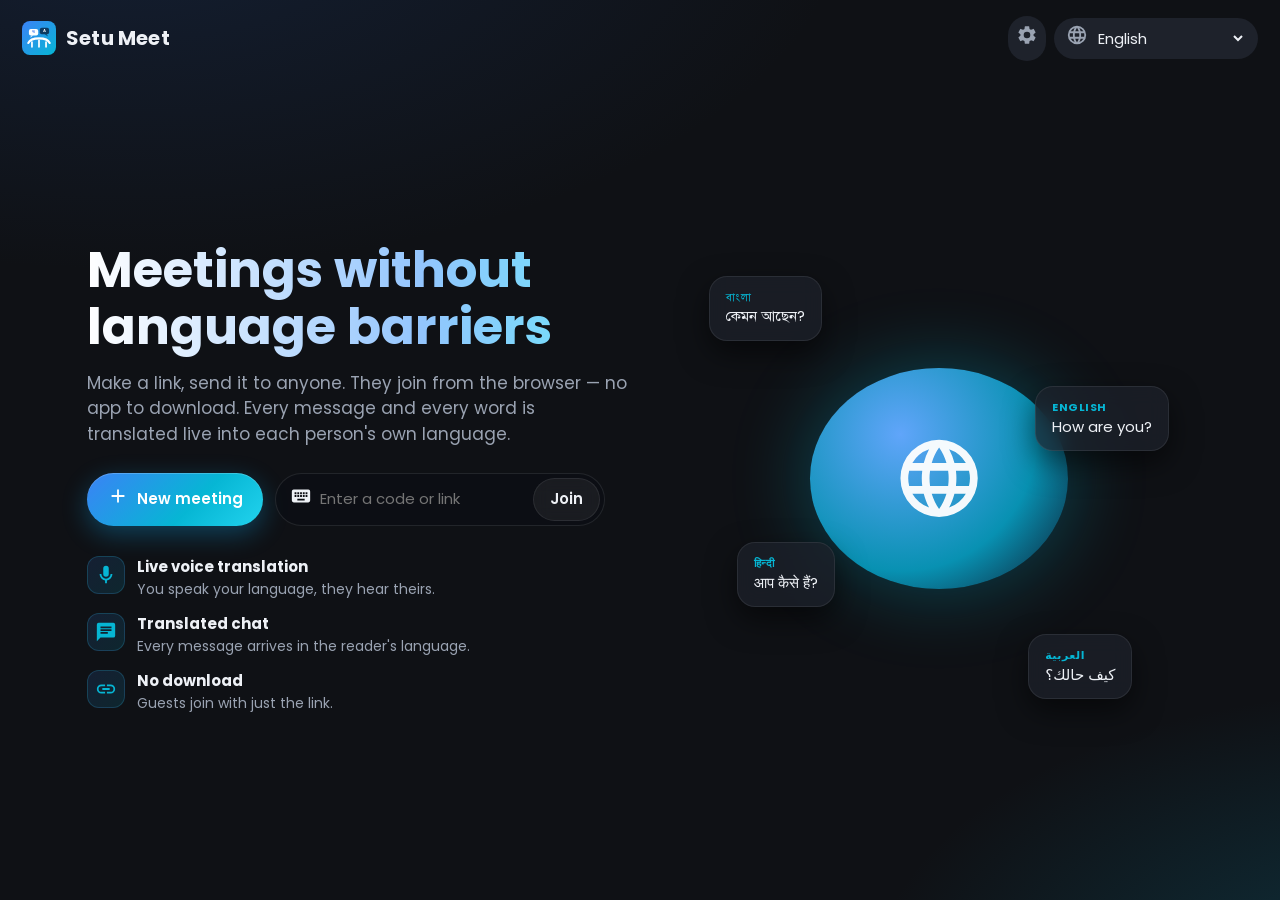
<file: index.html>
<!DOCTYPE html>
<html lang="bn">
<head>
<meta charset="utf-8">
<meta name="viewport" content="width=device-width,initial-scale=1,viewport-fit=cover">
<title>Setu Meet — ভাষার বাধা ছাড়া মিটিং</title>
<meta name="theme-color" content="#0f1115">
<link rel="manifest" href="manifest.json">
<link rel="icon" href="icon.svg">
<link rel="apple-touch-icon" href="icon-192.png">
<link rel="stylesheet" href="style.css">
</head>
<body>
<div class="home">
  <div class="topbar">
    <div class="logo"><img src="icon.svg" alt="">Setu Meet</div>
    <div style="display:flex;gap:8px;align-items:center">
    <div style="display:flex;gap:8px;align-items:center">
    <button class="lang-pick" id="setBtn" style="padding:8px"><span id="gearI"></span></button>
    <label class="lang-pick"><span id="globeI"></span><select id="uiLang"></select></label></div></div>
  </div>
  <div class="hero">
    <div>
      <h1 data-i18n="heroTitle"></h1>
      <p class="sub" data-i18n="heroSub"></p>
      <div class="actions">
        <button class="btn pri" id="newBtn"><span id="plusI"></span><span data-i18n="newMeeting"></span></button>
        <div class="code-box"><span id="kbI"></span><input id="code" data-i18n-ph="codePh" autocomplete="off"><button class="btn ghost" id="joinBtn" data-i18n="join"></button></div>
      </div>
      <div class="feats">
        <div class="feat"><div class="dot" id="fi1"></div><div><b data-i18n="f1"></b><span data-i18n="f1d"></span></div></div>
        <div class="feat"><div class="dot" id="fi2"></div><div><b data-i18n="f2"></b><span data-i18n="f2d"></span></div></div>
        <div class="feat"><div class="dot" id="fi3"></div><div><b data-i18n="f3"></b><span data-i18n="f3d"></span></div></div>
      </div>
    </div>
    <div class="art">
      <div class="core" id="coreI"></div>
      <div class="bub b1"><small>বাংলা</small>কেমন আছেন?</div>
      <div class="bub b2"><small>English</small>How are you?</div>
      <div class="bub b3"><small>हिन्दी</small>आप कैसे हैं?</div>
      <div class="bub b4"><small>العربية</small>كيف حالك؟</div>
    </div>
  </div>
</div>

<div class="modal-bg hidden" id="modal">
  <div class="modal">
    <h3 data-i18n="meetingReady"></h3>
    <p data-i18n="sendLink"></p>
    <div class="link-row"><span id="linkI"></span><span id="linkTxt"></span></div>
    <div class="row">
      <button class="btn ghost" id="copyBtn"><span id="copyI"></span><span data-i18n="copy"></span></button>
      <button class="btn ghost" id="shareBtn"><span id="shareI"></span><span data-i18n="share"></span></button>
    </div>
    <div class="row" style="margin-top:10px">
      <button class="btn ghost" id="closeBtn" data-i18n="close"></button>
      <button class="btn pri" id="goBtn" data-i18n="joinNow"></button>
    </div>
  </div>
</div>

<div class="modal-bg hidden" id="aiModal">
  <div class="modal">
    <h3><span data-i18n="settings"></span> · <span data-i18n="aiTitle"></span></h3>
    <p data-i18n="aiDesc"></p>
    <a class="linkbtn" href="https://aistudio.google.com/apikey" target="_blank" rel="noopener" data-i18n="aiGetKey" style="margin:0 0 12px"></a>
    <input class="field" id="aiKey" data-i18n-ph="aiKeyPh" autocomplete="off" spellcheck="false">
    <div id="aiState" style="color:var(--green);font-size:13px;margin:8px 2px 0"></div>
    <div class="row" style="margin-top:14px">
      <button class="btn ghost" id="aiClose" data-i18n="close"></button>
      <button class="btn pri" id="aiSave" data-i18n="save"></button>
    </div>
  </div>
</div>
<script src="config.js"></script>
<script src="langs.js"></script>
<script src="common.js"></script>
<script src="ai.js"></script>
<script>
(function () {
  // সেটিংস: AI key একবার দিয়ে রাখা / বদলানো
  $('#setBtn').onclick = () => {
    $('#aiModal').classList.remove('hidden');
    $('#aiKey').value = SetuAI.getKey();
    $('#aiState').textContent = SetuAI.hasKey() ? t('aiOn') : SetuAI.nativeOK() ? t('aiNoKeyOk') : '';
  };
  $('#aiClose').onclick = () => $('#aiModal').classList.add('hidden');
  $('#aiSave').onclick = () => { const k = $('#aiKey').value.trim(); SetuAI.setKey(k); $('#aiModal').classList.add('hidden'); toast(k ? t('aiSaved') : t('aiRemoved')); };
  const fill = { gearI: 'gear', globeI: 'globe', plusI: 'plus', kbI: 'keyboard', fi1: 'mic', fi2: 'chat', fi3: 'link', coreI: 'globe', linkI: 'link', copyI: 'copy', shareI: 'shareI' };
  for (const id in fill) $('#' + id).innerHTML = icon(fill[id]);

  const sel = $('#uiLang');
  sel.innerHTML = SETU_LANGS.map((l) => `<option value="${l.code}">${esc(l.name)}</option>`).join('');
  sel.value = guessLang();
  loadLang(sel.value);
  sel.onchange = () => { localStorage.setItem('setu_lang', sel.value); loadLang(sel.value); };

  const rnd = (n) => Array.from({ length: n }, () => 'abcdefghijkmnopqrstuvwxyz'[Math.floor(Math.random() * 25)]).join('');
  let link = '', id = '';

  $('#newBtn').onclick = () => {
    id = rnd(3) + '-' + rnd(4) + '-' + rnd(3);
    // হোস্ট চাবি — এই ফোন/কম্পিউটার থেকে ঢুকলে আপনিই হোস্ট
    localStorage.setItem('setu_hk_' + id, Array.from(crypto.getRandomValues(new Uint8Array(12)), (x) => x.toString(16).padStart(2, '0')).join(''));
    link = setuMeetLink(id);
    $('#linkTxt').textContent = link;
    $('#modal').classList.remove('hidden');
  };
  $('#closeBtn').onclick = () => $('#modal').classList.add('hidden');
  $('#copyBtn').onclick = async () => { if (await copyText(link)) toast(t('copied')); };
  $('#shareBtn').onclick = async () => {
    if (window.SetuNative) return SetuNative.share(t('shareText'), link);
    if (navigator.share) { try { await navigator.share({ title: 'Setu Meet', text: t('shareText'), url: link }); } catch (e) {} }
    else if (await copyText(link)) toast(t('copied'));
  };
  $('#goBtn').onclick = () => { location.href = 'm.html?r=' + id; };

  const go = () => {
    let v = $('#code').value.trim();
    if (!v) return $('#code').focus();
    const m = v.match(/[?&]r=([a-z0-9-]+)/i) || v.match(/\/m\/([a-z0-9-]+)/i);
    v = (m ? m[1] : v).toLowerCase().replace(/[^a-z0-9-]/g, '');
    if (v) location.href = 'm.html?r=' + v;
  };
  $('#joinBtn').onclick = go;
  $('#code').onkeydown = (e) => { if (e.key === 'Enter') go(); };
})();
</script>
</body>
</html>
</file>
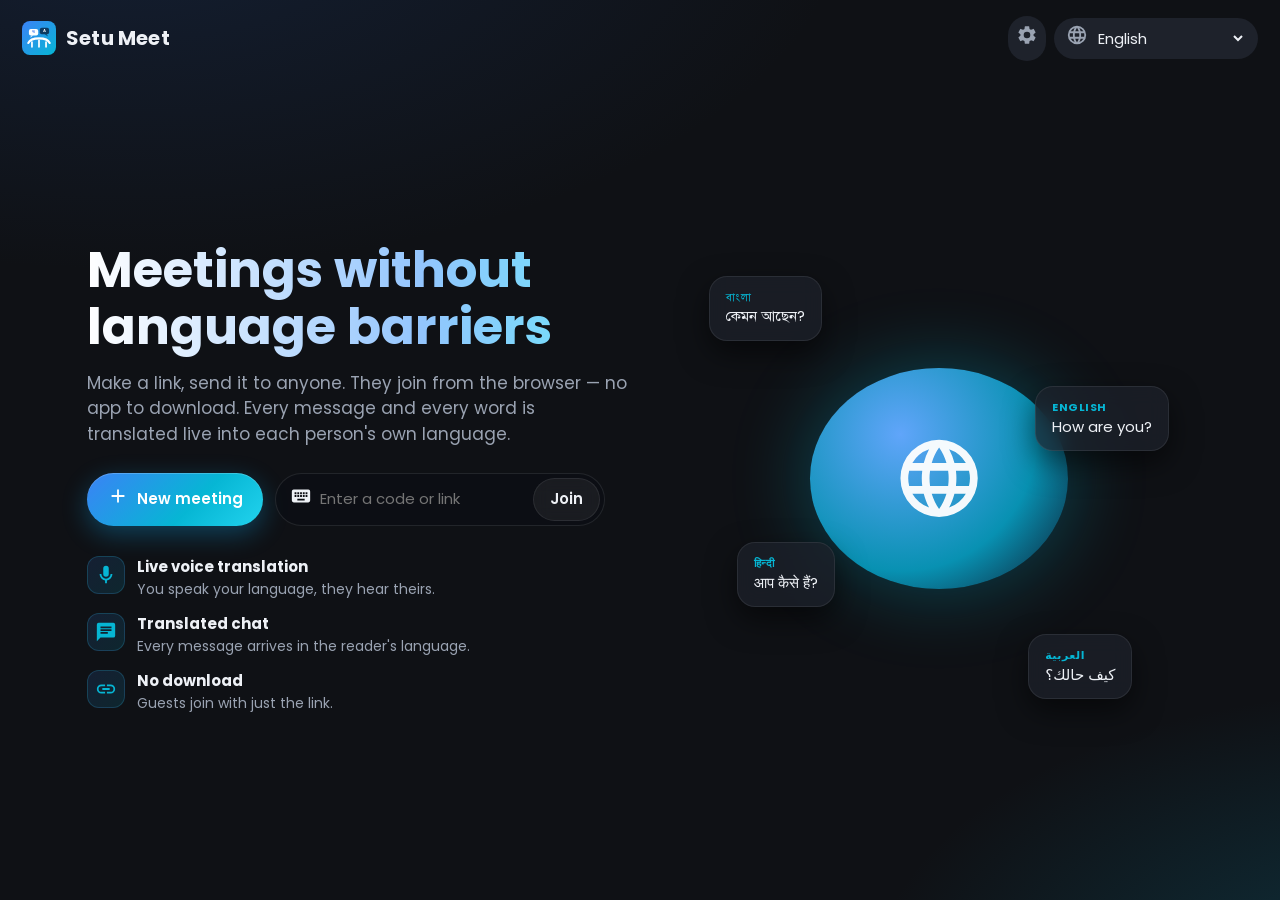
<file: m.html>
<!DOCTYPE html>
<html lang="en">
<head>
<meta charset="utf-8">
<meta name="viewport" content="width=device-width,initial-scale=1,viewport-fit=cover,interactive-widget=resizes-content">
<title>Setu Meet</title>
<meta name="theme-color" content="#0f1115">
<meta name="referrer" content="no-referrer">
<link rel="manifest" href="manifest.json">
<link rel="icon" href="icon.svg">
<link rel="apple-touch-icon" href="icon-192.png">
<link rel="stylesheet" href="style.css">
</head>
<body>

<!-- ধাপ ১: ভাষা বাছাই (বাধ্যতামূলক) -->
<div class="join" id="stepLang">
  <div class="logo"><img src="icon.svg" alt="">Setu Meet</div>
  <div class="panel">
    <h2 id="langTitle"></h2>
    <p class="why" data-i18n="langWhy"></p>
    <p class="why2" id="langWhyEn"></p>
    <div class="req" id="reqI"><span data-i18n="langRequired"></span></div>
    <input class="field" id="langSearch" data-i18n-ph="search" autocomplete="off">
    <div class="lang-grid" id="langGrid"></div>
    <button class="btn pri" id="langNext" disabled style="width:100%" data-i18n="next"></button>
  </div>
</div>

<!-- ধাপ ২: নাম + চ্যাট/কল -->
<div class="join hidden" id="stepSetup">
  <div class="logo"><img src="icon.svg" alt="">Setu Meet</div>
  <div class="panel">
    <div class="setup">
      <div>
        <div class="preview" id="preview">
          <video id="pvVideo" autoplay playsinline muted></video>
          <div class="av" id="pvAv">?</div>
          <div class="pv-ctl">
            <button class="cb" id="pvMic"></button>
            <button class="cb" id="pvCam"></button>
          </div>
        </div>
        <div style="display:flex;gap:16px;flex-wrap:wrap;align-items:center">
          <button class="linkbtn" id="photoBtn"><span data-i18n="addPhoto"></span></button>
          <button class="linkbtn" id="changeLang"></button>
        </div>
        <div id="gBtn" class="hidden" style="margin-top:12px"></div>
        <button class="btn ghost hidden" id="gAppBtn" style="margin-top:12px;width:100%"><b style="color:#4285f4">G</b><span data-i18n="gSignIn"></span></button>
      </div>
      <div>
        <div class="label" data-i18n="yourName"></div>
        <input class="field" id="name" data-i18n-ph="namePh" maxlength="40" autocomplete="name">
        <div class="label" data-i18n="voice"></div>
        <div class="seg" id="genderSeg">
          <button data-g="f" data-i18n="female"></button>
          <button data-g="m" data-i18n="male"></button>
        </div>
        <div class="label" data-i18n="howJoin"></div>
        <div class="modes">
          <button class="mode" id="goCall"><div class="mi" id="callI"></div><div><b data-i18n="callOpt"></b><span data-i18n="callDesc"></span></div></button>
          <button class="mode" id="goChat"><div class="mi" id="chatI"></div><div><b data-i18n="chatOpt"></b><span data-i18n="chatDesc"></span></div></button>
        </div>
      </div>
    </div>
  </div>
</div>

<!-- ধাপ ৩: মিটিং রুম -->
<div class="room chatmode hidden" id="room">
  <div class="chathead">
    <img src="icon.svg" alt="" style="width:32px;height:32px">
    <div class="grow"><b>Setu Meet</b><span id="chCount"></span></div>
    <button class="cb flat" id="chLink" data-i18n-title="copy"></button>
    <button class="cb flat" id="chPeople" data-i18n-title="people"></button>
    <button class="cb flat" id="chMore" data-i18n-title="more"></button>
    <button class="btn pri" id="chCall" style="padding:9px 14px"><span id="chCallI"></span><span class="hide-m" data-i18n="joinCall"></span></button>
    <button class="cb end" id="chLeave" data-i18n-title="leaveCall" style="width:46px;height:42px"></button>
  </div>
  <div class="room-main">
    <div class="stage" id="stage">
      <div class="grid" id="grid"></div>
      <div class="callhead" id="callHead"></div>
      <div class="alone hidden" id="alone"><span data-i18n="alone"></span><button class="btn ghost" id="aloneCopy" style="padding:7px 12px"><span data-i18n="copy"></span></button></div>
      <div class="captions" id="caps"></div>
      <div class="react-layer" id="reactLayer"></div>
    </div>
    <div class="side hidden" id="side">
      <div class="side-h"><span id="sideTitle"></span><button class="cb flat" id="sideClose"></button></div>
      <div class="side-b" id="sideBody">
        <div class="msgs" id="msgs"><div class="empty" id="emptyChat" data-i18n="emptyChat"></div></div>
        <div class="plist hidden" id="plist"></div>
      </div>
      <div class="compose" id="compose">
        <button class="cb" id="dictate" data-i18n-title="voiceType"></button>
        <textarea id="msgIn" rows="1" data-i18n-ph="typeMsg"></textarea>
        <button class="cb sendb" id="sendBtn" data-i18n-title="send"></button>
      </div>
    </div>
  </div>
  <div class="bar callbar">
    <div class="left"><span id="clock"></span><span>|</span><span class="code" id="codeTxt"></span><span id="recBadge"></span></div>
    <div class="mid">
      <button class="cb" id="bMic" data-i18n-title="mic"></button>
      <button class="cb" id="bCam" data-i18n-title="cam"></button>
      <button class="cb hide-m" id="bCC" data-i18n-title="captions"></button>
      <button class="cb" id="bReact" data-i18n-title="reactions"></button>
      <button class="cb hide-m" id="bScreen" data-i18n-title="screen"></button>
      <button class="cb hide-m" id="bHand" data-i18n-title="hand"></button>
      <button class="cb show-m" id="bChatM" data-i18n-title="chat"></button>
      <button class="cb" id="bMore" data-i18n-title="more"></button>
      <button class="cb end" id="bLeave" data-i18n-title="leaveCall"></button>
    </div>
    <div class="right">
      <button class="cb flat" id="bPeople" data-i18n-title="people"></button>
      <button class="cb flat" id="bChat" data-i18n-title="chat"></button>
    </div>
  </div>
  <div class="pop reacts hidden" id="reactPop"></div>
  <div class="pop menu hidden" id="morePop"></div>
</div>

<!-- ভাষা বদলানোর মডাল -->
<div class="modal-bg hidden" id="langModal">
  <div class="modal" style="max-width:620px">
    <h3 data-i18n="changeLang"></h3>
    <input class="field" id="langSearch2" data-i18n-ph="search" autocomplete="off" style="margin-top:10px">
    <div class="lang-grid" id="langGrid2"></div>
    <div class="row"><button class="btn ghost" id="langModalClose" data-i18n="close"></button></div>
  </div>
</div>

<!-- AI কথা-অনুবাদ সেটিং -->
<div class="modal-bg hidden" id="aiModal">
  <div class="modal">
    <h3 data-i18n="aiTitle"></h3>
    <p data-i18n="aiDesc"></p>
    <a class="linkbtn" href="https://aistudio.google.com/apikey" target="_blank" rel="noopener" data-i18n="aiGetKey" style="margin:0 0 12px"></a>
    <input class="field" id="aiKey" data-i18n-ph="aiKeyPh" autocomplete="off" spellcheck="false">
    <div id="aiState" style="color:var(--green);font-size:13px;margin:8px 2px 0"></div>
    <div class="row" style="margin-top:14px">
      <button class="btn ghost" id="aiClose" data-i18n="close"></button>
      <button class="btn pri" id="aiSave" data-i18n="save"></button>
    </div>
  </div>
</div>

<!-- অনুমতির অপেক্ষা -->
<div class="ended hidden" id="waitScr">
  <div>
    <div class="spin"></div>
    <h2 data-i18n="waiting"></h2>
    <p style="color:var(--mut);margin:-8px 0 18px" data-i18n="waitingSub"></p>
    <div class="row"><button class="btn ghost" id="waitCancel" data-i18n="cancel"></button></div>
  </div>
</div>

<!-- কেউ ঢুকতে চাইলে হোস্টের কাছে কার্ড -->
<div id="knocks"></div>

<!-- বের হওয়ার পর -->
<div class="ended hidden" id="ended">
  <div>
    <h2 id="endedTxt" data-i18n="ended"></h2>
    <div class="row">
      <button class="btn pri" id="rejoin" data-i18n="rejoin"></button>
      <a class="btn ghost" href="index.html" data-i18n="home"></a>
    </div>
  </div>
</div>

<script src="config.js"></script>
<script src="mqtt.min.js"></script>
<script src="net.js"></script>
<script src="langs.js"></script>
<script src="common.js"></script>
<script src="ai.js"></script>
<script src="meet.js"></script>
</body>
</html>
</file>
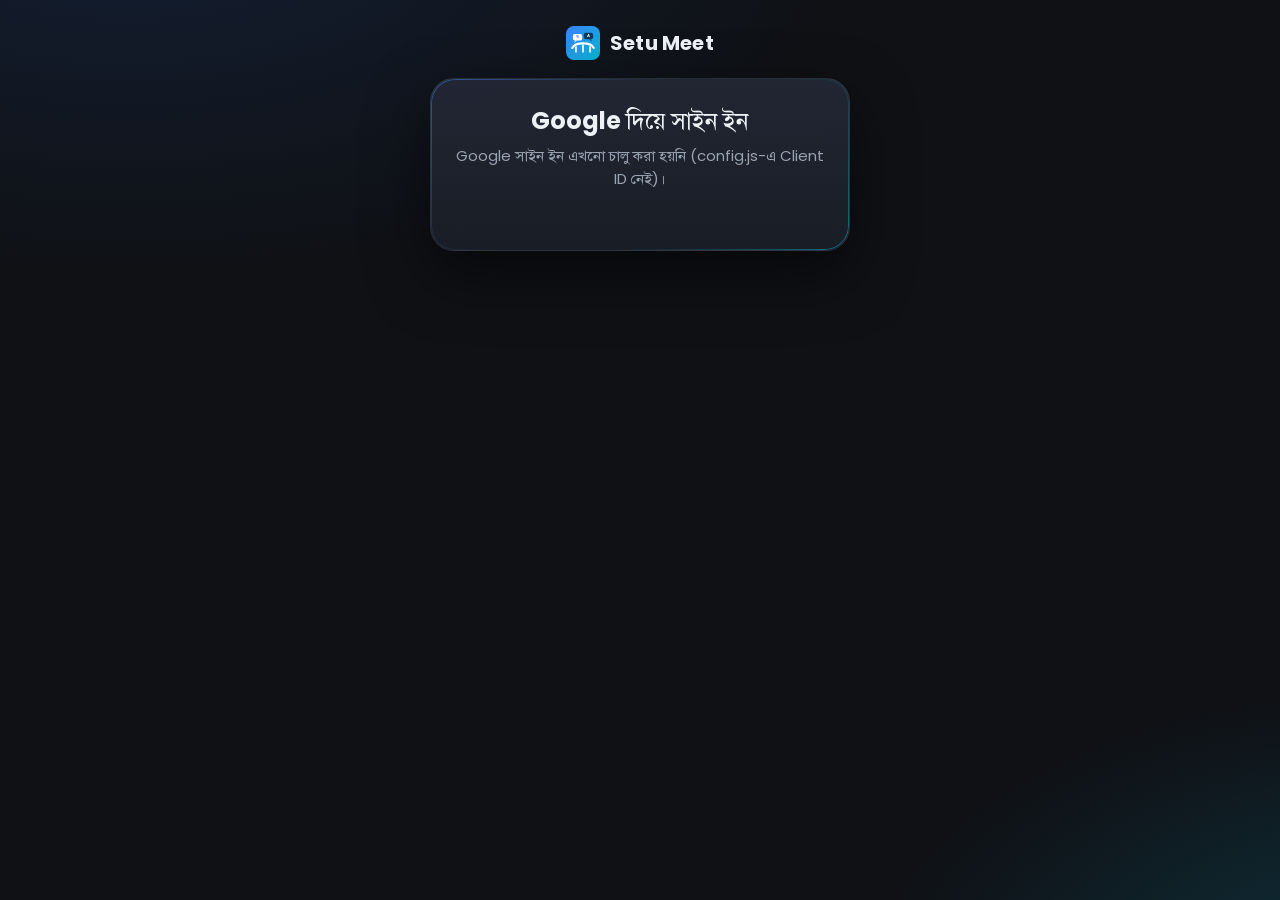
<file: signin.html>
<!DOCTYPE html>
<html lang="bn"><head><meta charset="utf-8"><meta name="viewport" content="width=device-width,initial-scale=1">
<title>Setu Meet — Google সাইন ইন</title><link rel="stylesheet" href="style.css">
<script src="config.js"></script></head>
<body>
<div class="join"><div class="logo"><img src="icon.svg" alt="">Setu Meet</div>
<div class="panel" style="max-width:420px;text-align:center">
  <h2>Google দিয়ে সাইন ইন</h2>
  <p class="why" id="msg">আপনার Gmail-এর নাম আর প্রোফাইল ছবি Setu Meet অ্যাপে যাবে।</p>
  <div id="g" style="display:flex;justify-content:center;margin:18px 0"></div>
</div></div>
<script>
// অ্যাপ (APK) এখানে পাঠায় — সাইন ইন শেষে নাম আর ছবি অ্যাপে ফেরত যায়
if (!SETU_GOOGLE_CLIENT_ID) {
  document.getElementById('msg').textContent = 'Google সাইন ইন এখনো চালু করা হয়নি (config.js-এ Client ID নেই)।';
} else {
  const s = document.createElement('script');
  s.src = 'https://accounts.google.com/gsi/client'; s.async = true;
  s.onload = () => {
    google.accounts.id.initialize({ client_id: SETU_GOOGLE_CLIENT_ID, auto_select: true, callback: (r) => {
      try {
        const b = r.credential.split('.')[1].replace(/-/g, '+').replace(/_/g, '/');
        const j = JSON.parse(decodeURIComponent(escape(atob(b))));
        const q = 'name=' + encodeURIComponent(j.name || '') + '&pic=' + encodeURIComponent(j.picture || '');
        document.getElementById('msg').textContent = 'হয়ে গেছে! অ্যাপে ফিরে যাচ্ছে…';
        location.href = 'setumeet://signin#' + q;
      } catch (e) { document.getElementById('msg').textContent = 'সাইন ইন হয়নি, আবার চেষ্টা করুন।'; }
    } });
    google.accounts.id.renderButton(document.getElementById('g'), { theme: 'filled_black', size: 'large', shape: 'pill', text: 'continue_with' });
    google.accounts.id.prompt();
  };
  document.head.appendChild(s);
}
</script></body></html>
</file>
<file: style.css>
/* ফন্ট: বাংলা = SolaimanLipi, ইংরেজি = Poppins */
@font-face{font-family:"SetuBangla";src:url(solaimanlipi.woff2) format("woff2"),url(solaimanlipi.woff) format("woff");font-weight:100 900;font-display:swap;unicode-range:U+0980-09FF,U+200C-200D,U+25CC,U+0964-0965}
@font-face{font-family:"Poppins";src:url(poppins-latin-400-normal.woff2) format("woff2");font-weight:400;font-display:swap}
@font-face{font-family:"Poppins";src:url(poppins-latin-600-normal.woff2) format("woff2");font-weight:500 600;font-display:swap}
@font-face{font-family:"Poppins";src:url(poppins-latin-700-normal.woff2) format("woff2");font-weight:700 900;font-display:swap}
:root{
  --bg:#0f1115;--bg2:#171a21;--card:#1e222b;--card2:#262b36;--line:#2f3542;
  --tx:#eef1f6;--mut:#9aa3b2;--acc:#3b82f6;--acc2:#06b6d4;--red:#ea4335;--green:#22c55e;--yel:#f5b400;
  --grad:linear-gradient(135deg,#3b82f6,#06b6d4);
  --r:16px;
}
*{box-sizing:border-box;margin:0;padding:0;-webkit-tap-highlight-color:transparent}
html{touch-action:manipulation}
button{transition:transform .08s,background .15s,opacity .15s}
button:active{transform:scale(.93)}
.side{animation:slidein .18s ease-out}
@keyframes slidein{from{transform:translateX(24px);opacity:0}}
.modal{animation:pop .18s ease-out}
@keyframes pop{from{transform:scale(.94);opacity:0}}
html,body{height:100%}
body{background:var(--bg);color:var(--tx);font-family:"SetuBangla","Poppins","Segoe UI",Roboto,"Noto Sans",system-ui,sans-serif;font-size:15px;line-height:1.5;overflow-x:hidden}
button{font:inherit;color:inherit;border:0;background:none;cursor:pointer}
input{font:inherit;color:var(--tx)}
.ic{width:22px;height:22px;fill:currentColor;flex:none}
.hidden{display:none!important}
.logo{display:flex;align-items:center;gap:10px;font-weight:700;font-size:20px;letter-spacing:.2px}
.logo img{width:34px;height:34px}
.btn{display:inline-flex;align-items:center;justify-content:center;gap:8px;padding:12px 20px;border-radius:999px;font-weight:600;transition:.15s}
.btn.pri{background:var(--grad);color:#fff;box-shadow:0 6px 20px #3b82f640}
.btn.pri:active{transform:scale(.97)}
.btn.ghost{background:var(--card2);color:var(--tx)}
.btn.ghost:hover{background:#30364300;outline:1px solid var(--line)}
.btn:disabled{opacity:.5;pointer-events:none}
.field{width:100%;padding:13px 16px;border-radius:12px;border:1px solid var(--line);background:var(--bg2);outline:none}
.field:focus{border-color:var(--acc)}

/* ---------- Home ---------- */
.home{min-height:100%;display:flex;flex-direction:column}
.topbar{display:flex;align-items:center;justify-content:space-between;padding:16px 22px}
.lang-pick{display:flex;align-items:center;gap:6px;color:var(--mut);background:var(--card);border-radius:999px;padding:6px 12px}
.lang-pick select{background:none;border:0;color:var(--tx);font:inherit;outline:none}
.lang-pick select option{background:var(--card)}
.hero{flex:1;display:grid;grid-template-columns:1.1fr 1fr;gap:40px;align-items:center;max-width:1150px;margin:0 auto;padding:30px 22px 50px;width:100%}
.hero h1{font-size:clamp(30px,4.6vw,50px);line-height:1.15;margin-bottom:14px;background:linear-gradient(90deg,#fff,#93c5fd 60%,#67e8f9);-webkit-background-clip:text;background-clip:text;color:transparent}
.hero p.sub{color:var(--mut);font-size:17px;max-width:540px;margin-bottom:26px}
.actions{display:flex;gap:12px;flex-wrap:wrap;align-items:center}
.code-box{display:flex;align-items:center;gap:8px;background:var(--bg2);border:1px solid var(--line);border-radius:999px;padding:4px 4px 4px 14px;flex:1;min-width:230px;max-width:330px}
.code-box input{flex:1;background:none;border:0;outline:none;padding:8px 0;min-width:0}
.code-box .btn{padding:9px 16px}
.feats{display:grid;gap:12px;margin-top:30px}
.feat{display:flex;gap:12px;align-items:flex-start}
.feat .dot{width:38px;height:38px;border-radius:12px;background:var(--card2);display:grid;place-items:center;color:var(--acc2);flex:none}
.feat b{display:block}.feat span{color:var(--mut);font-size:14px}
.art{position:relative;aspect-ratio:1/1;max-width:460px;width:100%;justify-self:center}
.art .bub{position:absolute;padding:12px 16px;border-radius:18px;background:var(--card);border:1px solid var(--line);box-shadow:0 12px 30px #0008;font-size:15px;animation:float 6s ease-in-out infinite}
.art .bub small{display:block;color:var(--acc2);font-size:11px;font-weight:700;letter-spacing:.5px;text-transform:uppercase}
.art .b1{top:6%;left:0}.art .b2{top:30%;right:0;animation-delay:-2s}.art .b3{bottom:22%;left:6%;animation-delay:-4s}.art .b4{bottom:2%;right:8%;animation-delay:-1s}
.art .core{position:absolute;inset:26% 22%;border-radius:50%;background:radial-gradient(circle at 35% 30%,#60a5fa,#0891b2 60%,#0f172a);display:grid;place-items:center;box-shadow:0 0 80px #06b6d455}
.art .core .ic{width:42%;height:42%;fill:#fff;opacity:.95}
@keyframes float{50%{transform:translateY(-12px)}}

.modal-bg{position:fixed;inset:0;background:#000a;display:grid;place-items:center;z-index:50;padding:18px;animation:fade .2s}
.modal{background:var(--card);border-radius:22px;padding:24px;width:100%;max-width:430px;border:1px solid var(--line)}
.modal h3{font-size:20px;margin-bottom:6px}
.modal p{color:var(--mut);font-size:14px;margin-bottom:16px}
.link-row{display:flex;align-items:center;gap:8px;background:var(--bg2);border-radius:12px;padding:10px 12px;margin-bottom:16px;word-break:break-all;font-size:14px}
.modal .row{display:flex;gap:10px;flex-wrap:wrap}
.modal .row .btn{flex:1}
@keyframes fade{from{opacity:0}}

/* ---------- Join (language + setup) ---------- */
.join{min-height:100%;display:flex;flex-direction:column;align-items:center;padding:20px 16px 40px}
.join .logo{margin:6px 0 18px}
.panel{width:100%;max-width:760px;background:var(--card);border:1px solid var(--line);border-radius:24px;padding:24px}
.panel h2{font-size:24px;margin-bottom:6px}
.panel .why{color:var(--mut);margin-bottom:6px}
.panel .why2{color:var(--mut);font-size:13px;margin-bottom:14px;opacity:.8}
.req{display:inline-flex;align-items:center;gap:6px;background:#f5b40018;color:var(--yel);padding:5px 12px;border-radius:999px;font-size:13px;font-weight:600;margin-bottom:14px}
.lang-grid{display:grid;grid-template-columns:repeat(auto-fill,minmax(130px,1fr));gap:10px;max-height:46vh;overflow:auto;margin:14px 0 18px;padding:2px}
.lang-card{background:var(--bg2);border:1.5px solid var(--line);border-radius:14px;padding:12px;text-align:start;transition:.12s}
.lang-card b{display:block;font-size:16px}
.lang-card span{color:var(--mut);font-size:12px}
.lang-card:hover{border-color:#4b5567}
.lang-card.sel{border-color:var(--acc);background:#3b82f61a;box-shadow:0 0 0 3px #3b82f630}
.setup{display:grid;grid-template-columns:1fr 1fr;gap:22px}
.preview{position:relative;background:#000;border-radius:18px;aspect-ratio:4/3;overflow:hidden;display:grid;place-items:center}
.preview video{width:100%;height:100%;object-fit:cover;transform:scaleX(-1)}
.preview .av{position:absolute}
.preview .pv-ctl{position:absolute;bottom:12px;left:0;right:0;display:flex;justify-content:center;gap:12px}
.label{font-size:13px;color:var(--mut);margin:12px 0 6px;font-weight:600}
.seg{display:flex;background:var(--bg2);border-radius:12px;padding:4px;gap:4px}
.seg button{flex:1;padding:9px;border-radius:9px;color:var(--mut);font-weight:600}
.seg button.on{background:var(--card2);color:var(--tx)}
.modes{display:grid;gap:12px;margin-top:8px}
.mode{display:flex;gap:14px;align-items:center;text-align:start;background:var(--bg2);border:1.5px solid var(--line);border-radius:16px;padding:14px;transition:.12s}
.mode:hover{border-color:var(--acc)}
.mode .mi{width:48px;height:48px;border-radius:14px;display:grid;place-items:center;background:var(--grad);flex:none}
.mode .mi .ic{fill:#fff}
.mode b{display:block;font-size:17px}.mode span{color:var(--mut);font-size:13px}
.linkbtn{color:var(--acc2);font-weight:600;display:inline-flex;align-items:center;gap:6px;margin-top:14px;font-size:14px}

/* ---------- Room ---------- */
.room{position:fixed;inset:0;padding-top:env(safe-area-inset-top);padding-bottom:env(safe-area-inset-bottom);display:flex;flex-direction:column;background:#0b0d11}
.room-main{flex:1;display:flex;min-height:0;position:relative}
.stage{flex:1;position:relative;min-width:0;display:flex;flex-direction:column}
.grid{flex:1;display:grid;gap:10px;padding:12px;grid-template-columns:repeat(var(--cols,1),1fr);grid-auto-rows:1fr;min-height:0}
.tile{position:relative;background:#1b1f27;border-radius:16px;overflow:hidden;display:grid;place-items:center;min-height:0;transition:box-shadow .15s}
.tile video{position:absolute;inset:0;width:100%;height:100%;object-fit:cover;background:#000}
.tile.me video{transform:scaleX(-1)}
.tile.me.sharing video,.tile.screen video{transform:none;object-fit:contain}
.tile.nocam video{opacity:0}
.av{width:min(96px,30%);aspect-ratio:1;border-radius:50%;display:grid;place-items:center;font-size:clamp(22px,4vw,40px);font-weight:700;color:#fff;background:var(--grad);z-index:1}
.tile:not(.nocam) .av{display:none}
.tile .nm{position:absolute;left:10px;bottom:10px;z-index:2;background:#000a;padding:4px 10px;border-radius:999px;font-size:13px;display:flex;align-items:center;gap:6px;max-width:calc(100% - 20px)}
.tile .nm .t{overflow:hidden;text-overflow:ellipsis;white-space:nowrap}
.tile .nm .lg{color:var(--acc2);font-size:11px;font-weight:700}
.tile .badges{position:absolute;right:10px;top:10px;z-index:2;display:flex;gap:6px}
.tile .badges i{width:30px;height:30px;border-radius:50%;background:#000a;display:grid;place-items:center}
.tile .badges i .ic{width:18px;height:18px}
.tile .badges .hnd{background:var(--yel);color:#000}
.tile.speaking{box-shadow:0 0 0 3px var(--acc2)}
.tile .trn{position:absolute;left:10px;top:10px;z-index:2;font-size:11px;background:#06b6d4cc;color:#001;padding:3px 8px;border-radius:999px;font-weight:700;display:none}
.tile.tts .trn{display:block}
.alone{position:absolute;top:16px;left:50%;transform:translateX(-50%);background:var(--card);border:1px solid var(--line);padding:10px 14px;border-radius:14px;display:flex;align-items:center;gap:10px;z-index:5;font-size:14px;max-width:92%}
.captions{position:absolute;left:50%;transform:translateX(-50%);bottom:8px;width:min(860px,94%);display:flex;flex-direction:column;gap:6px;z-index:6;pointer-events:none}
.cap{background:#000c;padding:8px 14px;border-radius:12px;font-size:17px;line-height:1.4;animation:fade .2s}
.cap b{color:var(--acc2);font-size:13px;display:block}
.cap.interim .tx{opacity:.75}
.cap .og{display:block;font-size:12px;color:var(--mut)}
.react-layer{position:absolute;inset:0;pointer-events:none;overflow:hidden;z-index:7}
.fly{position:absolute;bottom:60px;font-size:40px;animation:fly 3s ease-out forwards;text-align:center}
.fly small{display:block;font-size:11px;background:#000a;border-radius:8px;padding:1px 6px;color:#fff}
@keyframes fly{0%{transform:translateY(0) scale(.6);opacity:0}10%{opacity:1;transform:translateY(-20px) scale(1.1)}100%{transform:translateY(-60vh) scale(1);opacity:0}}

.bar{display:flex;align-items:center;justify-content:space-between;padding:10px 16px 14px;gap:10px;background:#0b0d11}
.bar .left{display:flex;align-items:center;gap:10px;min-width:0;font-size:14px;color:var(--mut)}
.bar .left .code{color:var(--tx);font-weight:600}
.bar .mid{display:flex;gap:10px;align-items:center;justify-content:center;flex-wrap:nowrap}
.bar .right{display:flex;gap:6px}
.cb{width:48px;height:48px;border-radius:50%;background:#2a2f3a;display:grid;place-items:center;transition:.12s;position:relative}
.cb:hover{background:#353b48}
.cb.off{background:var(--red)}
.cb.on{background:#8ab4f8;color:#06213f}
.cb.end{width:64px;border-radius:999px;background:var(--red)}
.cb.flat{background:none;width:44px;height:44px}
.cb.flat.on{background:#8ab4f833;color:#8ab4f8}
.cb .cnt{position:absolute;top:2px;right:2px;background:var(--acc);color:#fff;font-size:10px;min-width:17px;height:17px;border-radius:9px;display:grid;place-items:center;padding:0 4px;font-weight:700}
.recdot{display:inline-flex;align-items:center;gap:6px;color:#fff;background:var(--red);padding:4px 10px;border-radius:999px;font-size:12px;font-weight:700}
.recdot::before{content:"";width:8px;height:8px;border-radius:50%;background:#fff;animation:blink 1s infinite}
@keyframes blink{50%{opacity:.2}}

.pop{position:absolute;bottom:76px;animation:pop .15s ease-out!important;background:var(--card);border:1px solid var(--line);border-radius:18px;padding:8px;z-index:40;box-shadow:0 12px 40px #000a;animation:fade .15s}
.pop.reacts{animation:none!important;display:flex;gap:4px;left:50%;transform:translateX(-50%)}
.pop.reacts button{font-size:28px;width:50px;height:50px;border-radius:12px}
.pop.reacts button:hover{background:var(--card2);transform:scale(1.15)}
.pop.menu{right:12px;min-width:270px}
.pop.menu button{display:flex;align-items:center;gap:12px;width:100%;padding:11px 12px;border-radius:10px;text-align:start;font-size:14px}
.pop.menu button:hover{background:var(--card2)}
.pop.menu button .chk{margin-inline-start:auto;width:36px;height:20px;border-radius:10px;background:#3a4150;position:relative;flex:none}
.pop.menu button .chk::after{content:"";position:absolute;top:2px;left:2px;width:16px;height:16px;border-radius:50%;background:#cbd2dd;transition:.15s}
.pop.menu button.on .chk{background:var(--acc)}
.pop.menu button.on .chk::after{left:18px;background:#fff}

.side{width:360px;background:var(--card);margin:12px 12px 0 0;border-radius:18px;display:flex;flex-direction:column;min-height:0;border:1px solid var(--line)}
.side-h{display:flex;align-items:center;justify-content:space-between;padding:14px 16px;font-weight:700;font-size:17px}
.side-b{flex:1;overflow:auto;padding:4px 14px 14px;min-height:0}
.msgs{display:flex;flex-direction:column;gap:10px}
.msg{max-width:86%;align-self:flex-start}
.msg.mine{align-self:flex-end}
.msg .who{font-size:12px;color:var(--mut);margin:0 6px 2px;display:flex;gap:6px;align-items:center}
.msg .who .tm{opacity:.7}
.msg .bub{background:var(--card2);padding:9px 13px;border-radius:16px 16px 16px 4px;white-space:pre-wrap;word-wrap:break-word}
.msg.mine .bub{background:linear-gradient(135deg,#2563eb,#0891b2);border-radius:16px 16px 4px 16px;color:#fff}
.msg .bub .og{display:block;font-size:12px;opacity:.7;border-top:1px solid #ffffff22;margin-top:6px;padding-top:4px}
.msg .meta{font-size:11px;color:var(--mut);margin:2px 8px;display:flex;gap:8px}
.msg .meta button{color:var(--acc2);font-size:11px;font-weight:600}
.msg.voice .bub{background:#06b6d414;border:1px dashed #06b6d455}
.sys{align-self:center;font-size:12px;color:var(--mut);background:var(--bg2);padding:4px 12px;border-radius:999px}
.empty{color:var(--mut);text-align:center;padding:30px 10px;font-size:14px}
.compose{display:flex;gap:8px;padding:10px 12px 12px;border-top:1px solid var(--line);align-items:flex-end}
.compose textarea{flex:1;font-family:inherit;resize:none;background:var(--bg2);border:1px solid var(--line);border-radius:20px;padding:10px 14px;color:var(--tx);font:inherit;outline:none;max-height:120px}
.compose textarea:focus{border-color:var(--acc)}
.compose .cb{width:42px;height:42px;flex:none}
.compose .cb.sendb{background:var(--grad);color:#fff}
.compose .cb.listening{background:var(--red);animation:pulse 1.2s infinite}
@keyframes pulse{50%{box-shadow:0 0 0 8px #ea433533}}
.plist{display:flex;flex-direction:column;gap:4px}
.pr{display:flex;align-items:center;gap:10px;padding:8px;border-radius:12px}
.pr:hover{background:var(--bg2)}
.pr .av{width:38px;font-size:15px}
.pr .inf{flex:1;min-width:0}
.pr .inf b{display:block;font-size:14px;overflow:hidden;text-overflow:ellipsis;white-space:nowrap}
.pr .inf span{font-size:12px;color:var(--mut)}
.pr .st{display:flex;gap:4px;color:var(--mut)}
.pr .st .ic{width:18px;height:18px}
.pr .st .yl{color:var(--yel)}
.tag{font-size:10px;background:var(--acc);color:#fff;padding:1px 6px;border-radius:6px;margin-inline-start:6px;font-weight:700}

/* chat-only mode */
.room.chatmode .stage{display:none}
.room.chatmode .side{width:auto;flex:1;margin:0;border-radius:0;border:0;max-width:820px;margin:0 auto}
.room.chatmode .bar.callbar{display:none}
.chathead{display:none}
.room.chatmode .chathead{display:flex;align-items:center;gap:10px;padding:12px 16px;border-bottom:1px solid var(--line);background:var(--card)}
.chathead .grow{flex:1;min-width:0}
.chathead .grow b,.chathead .grow span{display:block;white-space:nowrap;overflow:hidden;text-overflow:ellipsis}
.chathead .grow span{font-size:12px;color:var(--mut)}
.room.chatmode .side-h{display:none}

.ended{position:fixed;inset:0;display:grid;place-items:center;text-align:center;padding:20px}
.ended h2{margin-bottom:18px}
.ended .row{display:flex;gap:10px;justify-content:center;flex-wrap:wrap}

/* host */
.hostbox{background:var(--bg2);border:1px solid var(--line);border-radius:14px;padding:10px;margin-bottom:12px}
.hostbox h4{display:flex;align-items:center;gap:8px;font-size:14px;margin:2px 4px 8px;color:var(--acc2)}
.hostbox .tg{display:flex;align-items:center;gap:10px;width:100%;padding:9px 6px;border-radius:10px;text-align:start}
.hostbox .tg:hover{background:var(--card2)}
.hostbox .tg b{display:block;font-size:14px}.hostbox .tg small{color:var(--mut);font-size:12px;display:block}
.hostbox .tg .chk{margin-inline-start:auto;width:36px;height:20px;border-radius:10px;background:#3a4150;position:relative;flex:none}
.hostbox .tg .chk::after{content:"";position:absolute;top:2px;left:2px;width:16px;height:16px;border-radius:50%;background:#cbd2dd;transition:.15s}
.hostbox .tg.on .chk{background:var(--acc)}
.hostbox .tg.on .chk::after{left:18px;background:#fff}
.hostbox .hb{display:flex;gap:8px;flex-wrap:wrap;margin-top:6px}
.hostbox .hb .btn{flex:1;padding:9px 12px;font-size:13px}
.sumline{font-size:13px;color:var(--mut);margin:0 6px 10px}
.wl{margin-bottom:12px}
.wl h5{font-size:13px;color:var(--yel);margin:0 6px 6px}
.wr{display:flex;align-items:center;gap:8px;padding:8px;background:#f5b40012;border-radius:12px;margin-bottom:6px}
.wr .inf{flex:1;min-width:0}.wr .inf b{display:block;font-size:14px}.wr .inf span{font-size:12px;color:var(--mut)}
.mini{padding:6px 12px;border-radius:999px;font-size:12px;font-weight:700;background:var(--card2)}
.mini.ok{background:var(--green);color:#03220f}
.pr .hc{display:flex;gap:2px}
.pr .hc button{width:32px;height:32px;border-radius:50%;display:grid;place-items:center;color:var(--mut)}
.pr .hc button:hover{background:var(--card2);color:var(--tx)}
.pr .hc button.danger:hover{color:var(--red)}
.pr .hc .ic{width:18px;height:18px}
.cb.locked{opacity:.55}
#knocks{position:fixed;left:16px;bottom:90px;z-index:60;display:flex;flex-direction:column;gap:8px;max-width:calc(100% - 32px)}
.knock{background:var(--card);border:1px solid var(--yel);border-radius:16px;padding:12px 14px;box-shadow:0 10px 30px #000a;display:flex;align-items:center;gap:10px;animation:fade .2s;width:330px;max-width:100%}
.knock .inf{flex:1;min-width:0;font-size:14px}.knock .inf span{display:block;font-size:12px;color:var(--mut)}
.spin{width:46px;height:46px;border-radius:50%;border:4px solid var(--card2);border-top-color:var(--acc2);margin:0 auto 18px;animation:rot 1s linear infinite}
@keyframes rot{to{transform:rotate(360deg)}}

#toasts{position:fixed;left:50%;transform:translateX(-50%);top:14px;z-index:100;display:flex;flex-direction:column;gap:8px;align-items:center;pointer-events:none;width:92%}
.toast{background:#e8eaed;color:#202124;padding:10px 16px;border-radius:12px;font-size:14px;box-shadow:0 6px 20px #0007;animation:fade .2s;transition:.4s;max-width:480px;text-align:center}
.toast.out{opacity:0;transform:translateY(-10px)}

@media (max-width:860px){
  .hero{grid-template-columns:1fr;gap:10px;padding-top:10px}
  .art{max-width:330px;order:-1}
  .setup{grid-template-columns:1fr}
  .preview{aspect-ratio:16/10}
  .side{position:absolute;inset:0;width:auto;margin:0;border-radius:0;z-index:30;border:0}
  .bar{padding:8px 8px 12px}
  .bar .left{display:none}
  .bar .right{display:none}
  .bar{justify-content:center}
  .bar .mid{gap:7px}
  .cb{width:44px;height:44px}
  .cb.end{width:56px}
  .hide-m{display:none!important}
  .panel{padding:18px}
  .chathead>img{display:none}
  .chathead .grow b{font-size:15px}
  .chathead .cb.flat{width:40px;height:40px}
  .chathead #chCall{padding:9px 12px}
  .side-h{padding:12px 12px 8px 16px}
  .side-h .cb.flat{width:44px;height:44px;background:var(--card2)}
  .pop.menu{left:10px;right:10px;min-width:0;max-height:70vh;overflow:auto}
  .alone{top:10px}
  .knock{width:100%}
  #knocks{left:10px;right:10px;bottom:84px}
  .room.chatmode .chathead{padding:10px 10px;gap:6px}
  .grid{padding:8px;gap:8px}
  .cap{font-size:15px}
}
@media (min-width:861px){ .show-m{display:none!important} }
/* অ্যাপ ছোট ভাসমান উইন্ডোতে (PiP) থাকলে শুধু ভিডিও */
body.pip .bar,body.pip .chathead,body.pip .side,body.pip .captions,body.pip .alone,body.pip #knocks,body.pip .pop,body.pip #toasts{display:none!important}
body.pip .grid{padding:2px;gap:2px}
body.pip .tile .nm,body.pip .tile .badges{display:none}

/* ================= নতুন সুন্দর ডিজাইন (v2.2) ================= */
:root{--glass:rgba(30,34,43,.72);--glass2:rgba(255,255,255,.06);--ring:linear-gradient(135deg,#60a5fa,#22d3ee,#a78bfa)}
body{background:radial-gradient(1200px 600px at 10% -10%,#1d3b6e55,transparent 60%),radial-gradient(900px 500px at 110% 110%,#0e749055,transparent 60%),var(--bg)}
.btn.pri{background:linear-gradient(135deg,#3b82f6,#06b6d4 60%,#22d3ee);box-shadow:0 8px 26px #0ea5e955,inset 0 1px 0 #ffffff33}
.btn.ghost{background:var(--glass2);border:1px solid #ffffff14;backdrop-filter:blur(8px)}
.panel{background:linear-gradient(180deg,#232836ee,#1a1e27ee);border:1px solid #ffffff12;box-shadow:0 24px 60px #0008;backdrop-filter:blur(14px);position:relative}
.panel::before{content:"";position:absolute;inset:0;border-radius:inherit;padding:1px;background:linear-gradient(135deg,#3b82f688,transparent 40%,transparent 60%,#06b6d488);-webkit-mask:linear-gradient(#000 0 0) content-box,linear-gradient(#000 0 0);-webkit-mask-composite:xor;mask-composite:exclude;pointer-events:none}
.lang-card{background:#ffffff08;border:1px solid #ffffff12;transition:transform .12s,border-color .12s,background .12s}
.lang-card:hover{transform:translateY(-2px);background:#ffffff0e}
.lang-card.sel{background:linear-gradient(135deg,#3b82f633,#06b6d422);border-color:#38bdf8;box-shadow:0 0 0 3px #38bdf833,0 8px 20px #0ea5e933}
.mode{background:#ffffff08;border:1px solid #ffffff14;transition:transform .12s,border-color .12s,box-shadow .12s}
.mode:hover,.mode:active{border-color:#38bdf8;box-shadow:0 10px 28px #0ea5e933;transform:translateY(-2px)}
.mode .mi{box-shadow:0 8px 20px #0ea5e955}
.field{background:#0c0f15aa;border:1px solid #ffffff18}
.field:focus{border-color:#38bdf8;box-shadow:0 0 0 3px #38bdf833}

/* রুম */
.room{background:radial-gradient(900px 500px at 50% -20%,#16325a55,transparent 70%),#0a0c10}
.tile{background:linear-gradient(160deg,#1f2531,#141821);border:1px solid #ffffff10;box-shadow:0 10px 30px #0007;border-radius:20px}
.tile.speaking{box-shadow:0 0 0 3px #22d3ee,0 0 28px #22d3ee66}
.av{background:var(--ring);box-shadow:0 0 0 6px #ffffff0d,0 12px 30px #0ea5e955}
.tile .nm{background:#0b0e14b3;backdrop-filter:blur(8px);border:1px solid #ffffff14}
.tile .badges .hnd{background:linear-gradient(135deg,#fde047,#f59e0b);box-shadow:0 0 18px #f59e0b88;animation:wave 1.2s ease-in-out infinite}
@keyframes wave{0%,100%{transform:rotate(0)}25%{transform:rotate(-14deg)}75%{transform:rotate(14deg)}}
.bar{background:transparent}
.bar .mid{background:var(--glass);border:1px solid #ffffff12;padding:8px 10px;border-radius:999px;backdrop-filter:blur(16px);box-shadow:0 12px 34px #000a}
.cb{background:#ffffff12;border:1px solid #ffffff0d}
.cb:hover{background:#ffffff1f}
.cb.off{background:linear-gradient(135deg,#f43f5e,#dc2626);border-color:transparent;box-shadow:0 6px 16px #dc262666}
.cb.on{background:linear-gradient(135deg,#93c5fd,#67e8f9);color:#06213f}
.cb.end{background:linear-gradient(135deg,#f43f5e,#dc2626);box-shadow:0 6px 18px #dc262677}
.cb.flat{background:none;border:0}
.cb.flat.on{background:#38bdf826;color:#7dd3fc}
.cb .cnt{background:linear-gradient(135deg,#3b82f6,#06b6d4);box-shadow:0 2px 8px #0008}
.side{background:linear-gradient(180deg,#1e2330f2,#171b24f2);backdrop-filter:blur(16px);border:1px solid #ffffff12;box-shadow:-10px 0 40px #0006}
.side-h{border-bottom:1px solid #ffffff0d}
.msg .bub{background:#ffffff0f;border:1px solid #ffffff0d;box-shadow:0 4px 12px #0003}
.msg.mine .bub{background:linear-gradient(135deg,#2563eb,#0891b2);border:0;box-shadow:0 6px 18px #0891b244}
.sys{background:#ffffff0a;border:1px solid #ffffff0d}
.compose{border-top:1px solid #ffffff0d;background:#0f121880}
.compose textarea{background:#0b0e14;border:1px solid #ffffff14}
.pop{background:linear-gradient(180deg,#232836f5,#1b1f28f5);backdrop-filter:blur(16px);border:1px solid #ffffff14;box-shadow:0 20px 50px #000c}
.pop.menu button .ic{color:#7dd3fc}
.cap{background:#0b0e14d9;backdrop-filter:blur(8px);border:1px solid #ffffff12;border-left:3px solid #22d3ee}
.alone{background:var(--glass);backdrop-filter:blur(12px);border:1px solid #ffffff14;box-shadow:0 10px 30px #0008}
.room.chatmode .chathead{background:linear-gradient(180deg,#1e2330,#191d26);border-bottom:1px solid #ffffff10;box-shadow:0 6px 20px #0005}
.hostbox{background:linear-gradient(135deg,#0ea5e912,#6366f10f);border:1px solid #38bdf833}
.knock{background:linear-gradient(135deg,#2a2412f2,#1e2330f2);backdrop-filter:blur(12px)}
.toast{background:#1e2330f0;color:#eef1f6;border:1px solid #ffffff1a;backdrop-filter:blur(12px);box-shadow:0 10px 30px #000a}
.fly{filter:drop-shadow(0 6px 14px #0008)}
.modal{background:linear-gradient(180deg,#232836,#1b1f28);border:1px solid #ffffff14;box-shadow:0 30px 70px #000c}
.feat .dot{background:linear-gradient(135deg,#3b82f622,#06b6d422);border:1px solid #38bdf833}
.code-box{background:#0b0e14aa;border:1px solid #ffffff18}
.art .bub{background:var(--glass);backdrop-filter:blur(10px);border:1px solid #ffffff14}
.spin{border-top-color:#22d3ee;box-shadow:0 0 30px #22d3ee33}
@media (max-width:860px){.bar .mid{padding:6px 8px;gap:6px}.bar{padding:6px 8px 10px}}

/* প্রোফাইল ছবি */
.av{position:relative;overflow:hidden}
.av img{position:absolute;inset:0;width:100%;height:100%;object-fit:cover;border-radius:50%}
#pvAv{cursor:pointer}
#photoBtn::before{content:"";width:18px;height:18px;background:currentColor;-webkit-mask:url("data:image/svg+xml,%3Csvg xmlns='http://www.w3.org/2000/svg' viewBox='0 0 24 24'%3E%3Cpath d='M12 15.2a3.2 3.2 0 1 0 0-6.4 3.2 3.2 0 0 0 0 6.4zM9 2 7.17 4H4a2 2 0 0 0-2 2v12a2 2 0 0 0 2 2h16a2 2 0 0 0 2-2V6a2 2 0 0 0-2-2h-3.17L15 2H9z'/%3E%3C/svg%3E") center/contain no-repeat;mask:url("data:image/svg+xml,%3Csvg xmlns='http://www.w3.org/2000/svg' viewBox='0 0 24 24'%3E%3Cpath d='M12 15.2a3.2 3.2 0 1 0 0-6.4 3.2 3.2 0 0 0 0 6.4zM9 2 7.17 4H4a2 2 0 0 0-2 2v12a2 2 0 0 0 2 2h16a2 2 0 0 0 2-2V6a2 2 0 0 0-2-2h-3.17L15 2H9z'/%3E%3C/svg%3E") center/contain no-repeat}
/* হেডার আরও স্পষ্ট */
.chathead .grow b{color:#fff;font-size:16px}
.chathead .grow span{color:#cbd5e1;font-size:13px;font-weight:600}
#chCount{color:#7dd3fc!important}

/* ================= স্মার্ট ডিজাইন (v2.4) ================= */
.stage{position:relative}
/* দুজনের কল: অন্যজন বড়, নিজে ছোট ভাসমান */
.grid.duo{grid-template-columns:1fr!important;grid-auto-rows:1fr}
.grid.duo .tile.me{position:absolute;top:58px;right:14px;width:min(30vw,132px);height:auto;aspect-ratio:3/4;z-index:6;border-radius:18px;
  box-shadow:0 14px 34px #000c,0 0 0 2px #ffffff22;touch-action:none;cursor:grab;transition:box-shadow .15s}
.grid.duo .tile.me .nm{font-size:11px;padding:2px 8px;left:6px;bottom:6px}
.grid.duo .tile.me .nm .lg{display:none}
.grid.duo .tile.me .av{width:46%;font-size:22px;box-shadow:0 0 0 4px #ffffff10}
.grid.duo .tile.me .badges{right:6px;top:6px}
.grid.duo .tile.me .badges i{width:24px;height:24px}
/* কলের উপরের তথ্য */
.callhead{position:absolute;left:14px;top:12px;z-index:5;display:flex;align-items:center;gap:8px;padding:7px 14px;border-radius:999px;
  background:#0b0e14b8;backdrop-filter:blur(12px);border:1px solid #ffffff14;font-size:13px;pointer-events:none}
.callhead b{font-weight:700;color:#fff}
.callhead span{color:#7dd3fc;font-weight:600}
.callhead i{display:flex;align-items:center;gap:3px;font-style:normal;font-weight:700;font-size:11px;color:#06213f;background:linear-gradient(135deg,#a78bfa,#22d3ee);padding:2px 8px 2px 5px;border-radius:999px}
.callhead i .ic{width:13px;height:13px}
.room.chatmode .callhead{display:none}
.grid{padding-top:54px}
.grid.duo{padding:10px}
.grid.duo .tile:not(.me){border-radius:22px}
/* কথা বলার সময় ঢেউয়ের মতো আলো */
.tile.speaking .av{animation:talk 1s ease-in-out infinite}
@keyframes talk{0%,100%{box-shadow:0 0 0 6px #22d3ee33,0 0 0 0 #22d3ee55}50%{box-shadow:0 0 0 10px #22d3ee44,0 0 0 22px #22d3ee11}}
/* সেটআপ পাতা: প্রিভিউয়ের বাটন অবতারের উপর পড়বে না */
.preview .av{width:84px;font-size:32px;transform:translateY(-18px)}
.preview .pv-ctl .cb{width:46px;height:46px;background:#0b0e14b3;backdrop-filter:blur(8px)}
/* ভয়েস টাইপিং বাটনের অবস্থা */
.compose .cb.busy{background:linear-gradient(135deg,#a78bfa,#22d3ee)}
.dspin{width:18px;height:18px;border-radius:50%;border:2.5px solid #ffffff55;border-top-color:#fff;animation:rot .8s linear infinite}
.compose .cb.listening{background:linear-gradient(135deg,#f43f5e,#dc2626);box-shadow:0 0 0 0 #f43f5e88;animation:pulse 1.1s infinite}
/* বার: মাঝে স্পষ্ট লেবেলহীন কিন্তু বড় টাচ-এরিয়া */
.bar .mid .cb{width:52px;height:52px}
.bar .mid .cb.end{width:68px}
@media (max-width:860px){.bar .mid .cb{width:46px;height:46px}.bar .mid .cb.end{width:60px}}
.modal .linkbtn{display:inline-flex}
.alone{top:62px!important}
</file>
